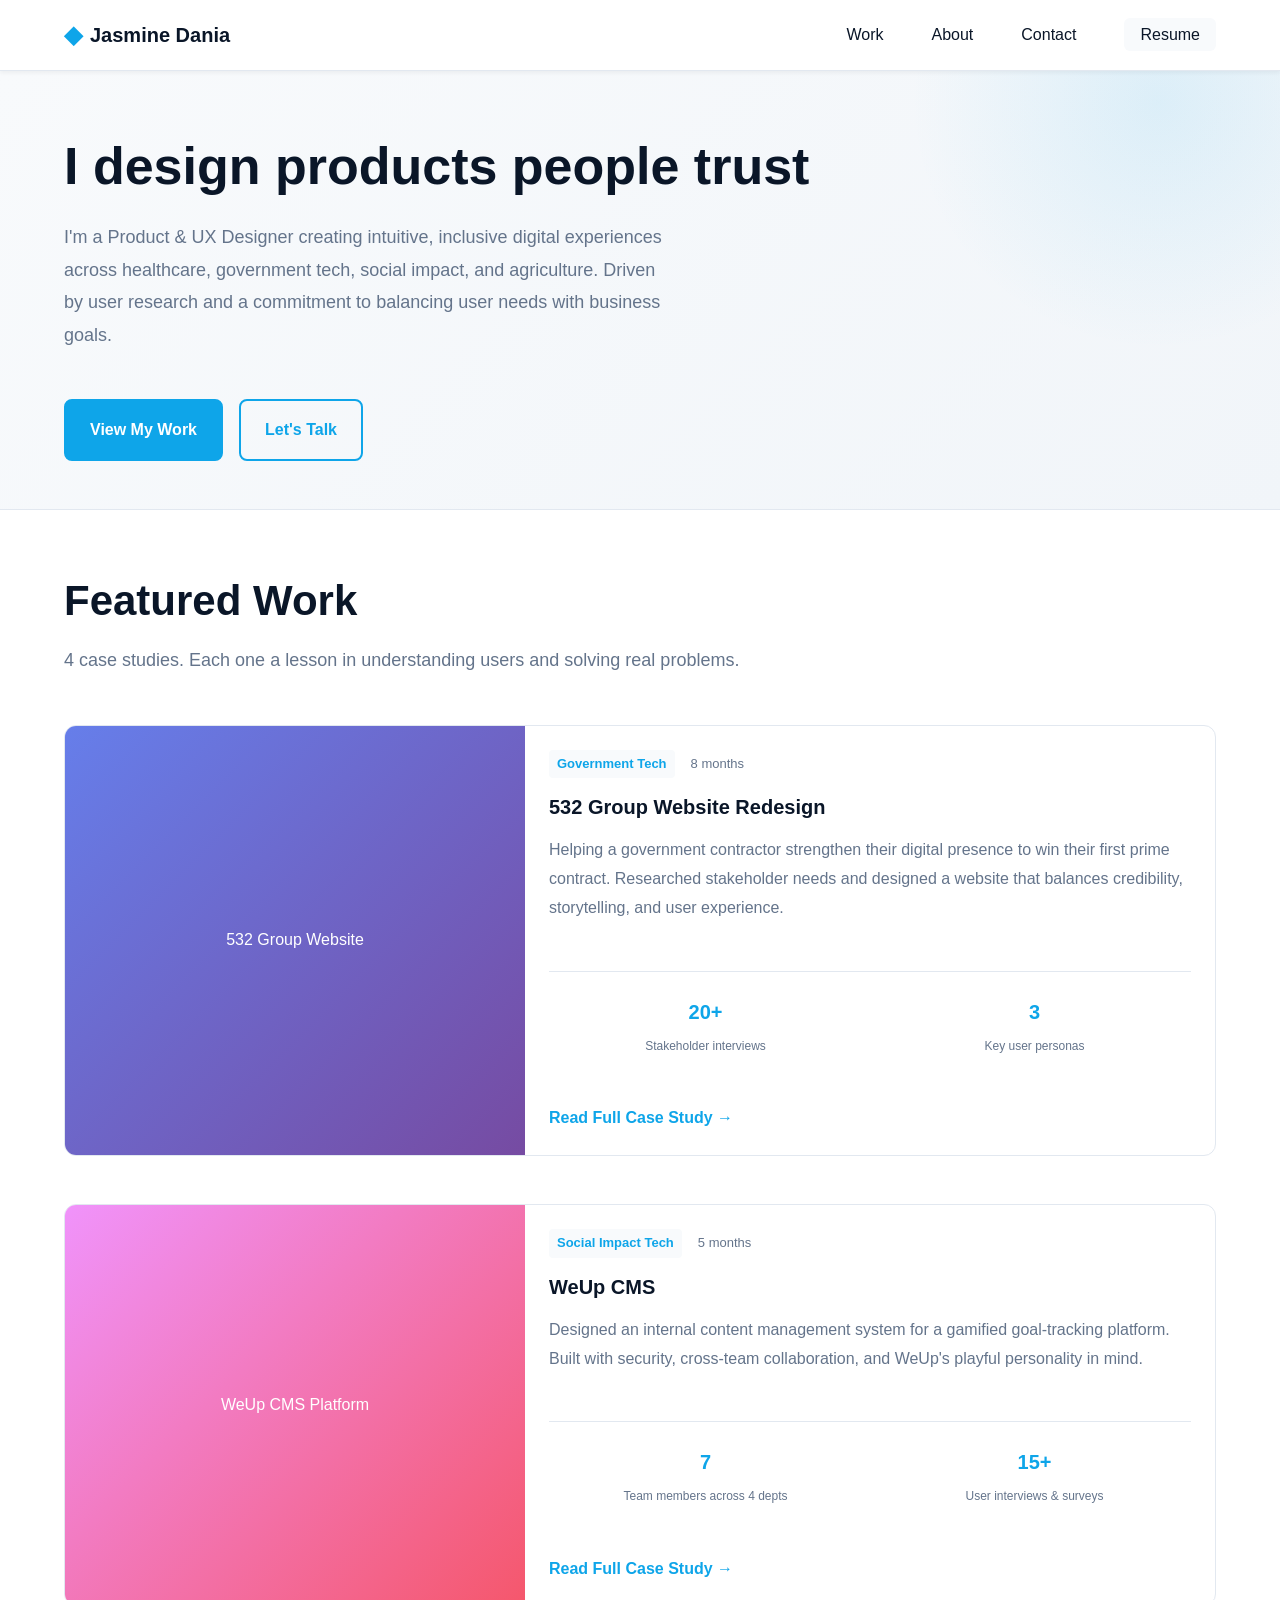
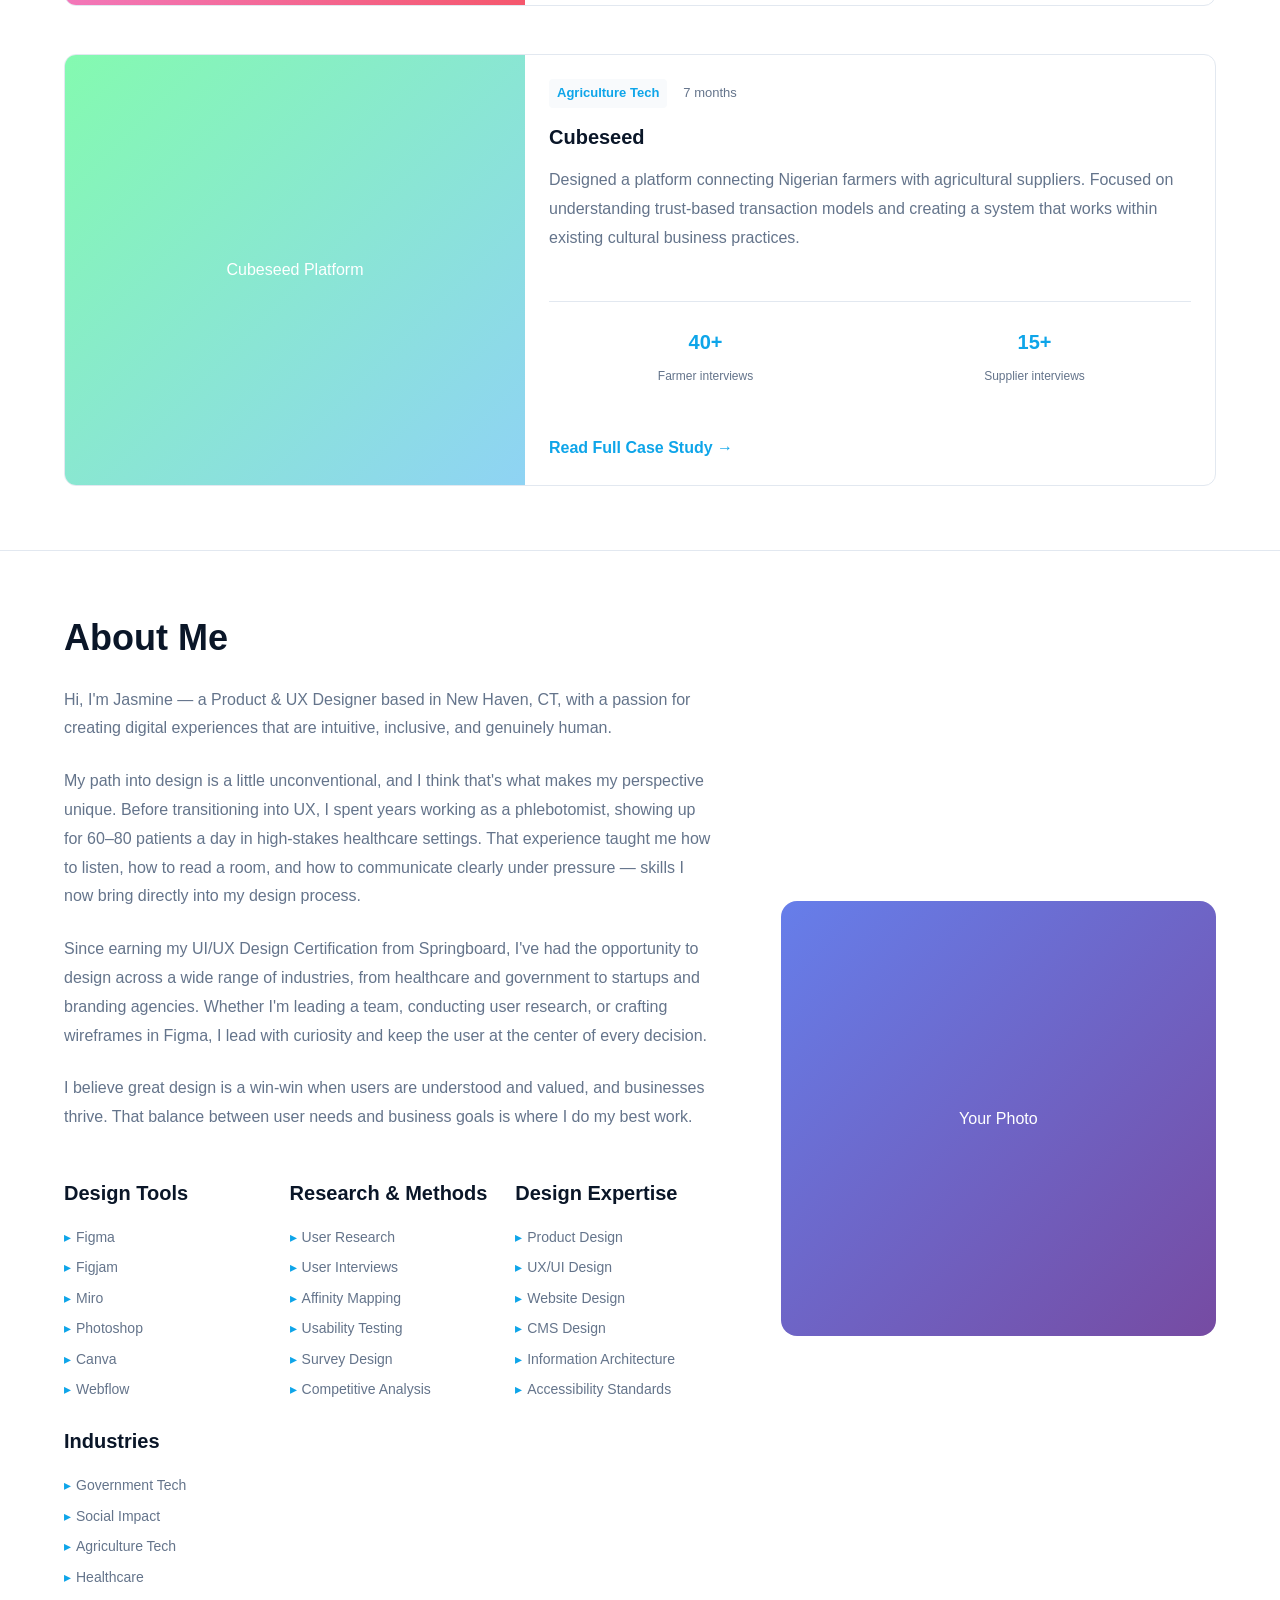
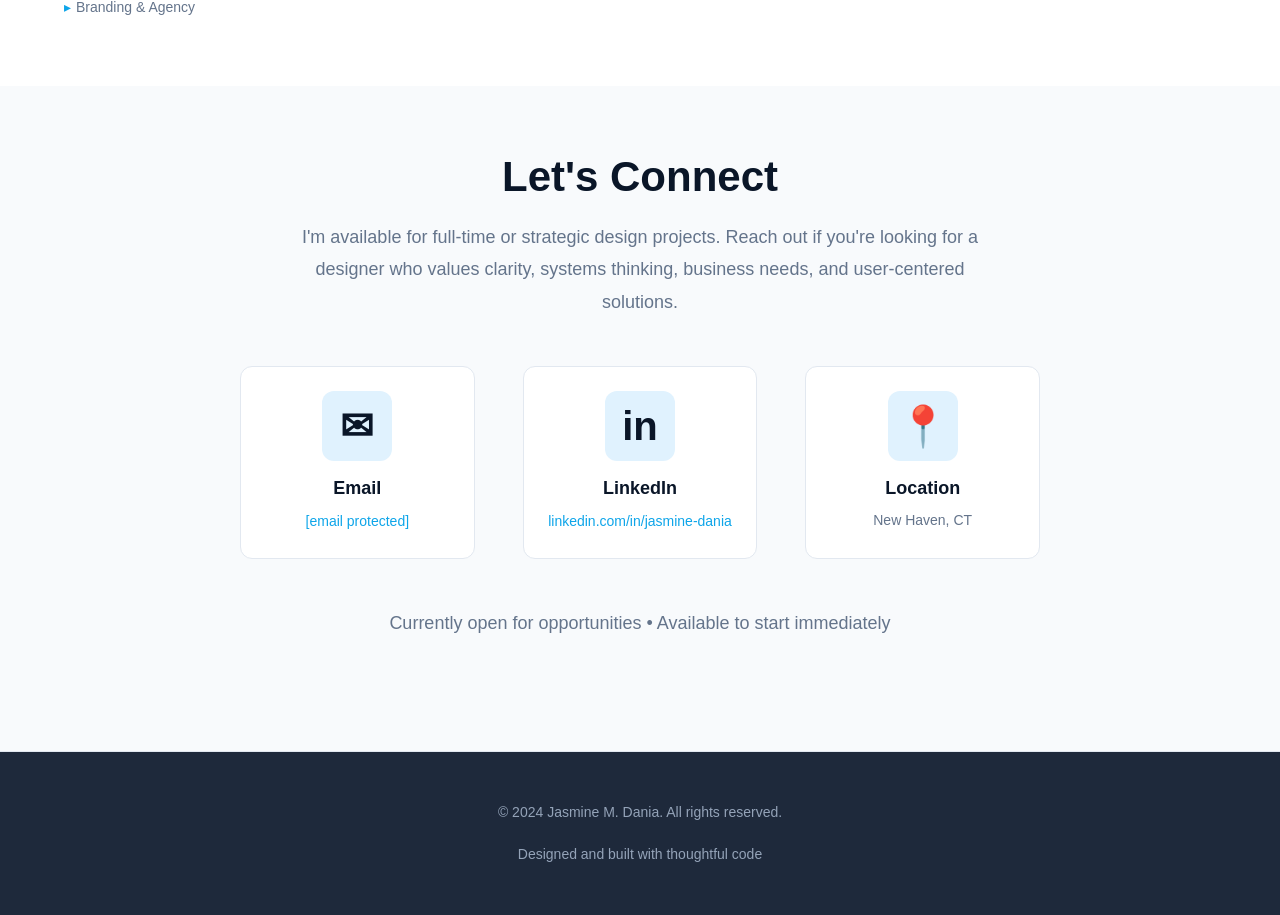
<file: index.html>
<!DOCTYPE html>
<html lang="en">
<head>
    <meta charset="UTF-8">
    <meta name="viewport" content="width=device-width, initial-scale=1.0">
    <meta name="description" content="Jasmine M. Dania - UX/Product Designer. Creating intuitive, inclusive digital experiences across healthcare, government tech, social impact, and agriculture.">
    <meta name="theme-color" content="#0a1628">
    <title>Jasmine M. Dania | UX/Product Designer</title>
    <link rel="stylesheet" href="styles.css">
</head>
<body>
    <!-- ============================================
         NAVIGATION BAR
         ============================================
         
         WHAT THIS DOES:
         The <nav> is semantic HTML that tells screen readers
         this is navigation. The sticky position keeps it
         visible as you scroll (better UX).
         
         The hamburger menu (<button class="menu-toggle">)
         appears on mobile and toggles the navigation open/close.
    -->
    <nav class="navbar">
        <div class="nav-container">
            <a href="/" class="nav-logo">
                <span class="logo-mark">◆</span> Jasmine Dania
            </a>
            
            <!-- Mobile menu toggle button -->
            <button class="menu-toggle" id="menuToggle" aria-label="Toggle navigation menu">
                <span></span>
                <span></span>
                <span></span>
            </button>

            <!-- Main navigation menu -->
            <ul class="nav-menu" id="navMenu">
                <li><a href="#work" class="nav-link">Work</a></li>
                <li><a href="#about" class="nav-link">About</a></li>
                <li><a href="#contact" class="nav-link">Contact</a></li>
                <li><a href="/resume.pdf" class="nav-link nav-resume">Resume</a></li>
            </ul>
        </div>
    </nav>

    <!-- ============================================
         HERO SECTION
         ============================================
         
         WHAT THIS DOES:
         The hero section is the first thing visitors see.
         It establishes your value proposition immediately
         with a clear headline and supporting text.
         
         WHY THIS WORKS:
         - Large heading (52px) draws attention (VISUAL HIERARCHY)
         - Supporting text explains what you do
         - Buttons with clear CTAs (Call To Action)
         - Gradient background adds visual interest without clutter
    -->
    <section class="hero" id="home">
        <div class="hero-content">
            <h1 class="hero-title">I design products people trust</h1>
            <p class="hero-subtitle">
                I'm a Product & UX Designer creating intuitive, inclusive digital experiences 
                across healthcare, government tech, social impact, and agriculture. 
                Driven by user research and a commitment to balancing user needs with business goals.
            </p>
            <div class="hero-cta">
                <a href="#work" class="btn btn-primary">View My Work</a>
                <a href="#contact" class="btn btn-secondary">Let's Talk</a>
            </div>
        </div>
        <!-- Decorative element for visual interest -->
        <div class="hero-accent"></div>
    </section>

    <!-- ============================================
         WORK SECTION: Featured Projects
         ============================================
         
         WHAT THIS DOES:
         This section showcases your 4 best projects
         in a responsive grid layout.
         
         WHY THIS STRUCTURE:
         - Each project is an <article> (semantic HTML)
         - Images, meta info, and description are grouped
         - Clicking "Read Case Study" opens a modal with details
         - Grid is responsive: 3 cols on desktop, 2 on tablet, 1 on mobile
    -->
    <section class="work-section" id="work">
        <div class="container">
            <div class="section-header">
                <h2>Featured Work</h2>
                <p>4 case studies. Each one a lesson in understanding users and solving real problems.</p>
            </div>

            <!-- PROJECT GRID: Horizontal card layout - 3 Case Studies -->
            <div class="projects-grid">
                
                <!-- PROJECT 1: 532 Group Website Redesign -->
                <a href="case-study-532.html" class="project-card-link">
                    <article class="project-card" data-category="government-tech">
                        <div class="project-image">
                            <div class="image-placeholder" style="background: linear-gradient(135deg, #667eea 0%, #764ba2 100%);">
                                <span>532 Group Website</span>
                            </div>
                        </div>
                        <div class="project-content">
                            <div class="project-meta">
                                <span class="project-category">Government Tech</span>
                                <span class="project-duration">8 months</span>
                            </div>
                            <h3 class="project-title">532 Group Website Redesign</h3>
                            <p class="project-description">
                                Helping a government contractor strengthen their digital presence to win their first prime contract. 
                                Researched stakeholder needs and designed a website that balances credibility, storytelling, and user experience.
                            </p>
                            <div class="project-metrics">
                                <div class="metric">
                                    <strong>20+</strong>
                                    <span>Stakeholder interviews</span>
                                </div>
                                <div class="metric">
                                    <strong>3</strong>
                                    <span>Key user personas</span>
                                </div>
                            </div>
                            <span class="project-link">
                                Read Full Case Study →
                            </span>
                        </div>
                    </article>
                </a>

                <!-- PROJECT 2: WeUp CMS -->
                <a href="case-study-weup.html" class="project-card-link">
                    <article class="project-card" data-category="social-impact-tech">
                        <div class="project-image">
                            <div class="image-placeholder" style="background: linear-gradient(135deg, #f093fb 0%, #f5576c 100%);">
                                <span>WeUp CMS Platform</span>
                            </div>
                        </div>
                        <div class="project-content">
                            <div class="project-meta">
                                <span class="project-category">Social Impact Tech</span>
                                <span class="project-duration">5 months</span>
                            </div>
                            <h3 class="project-title">WeUp CMS</h3>
                            <p class="project-description">
                                Designed an internal content management system for a gamified goal-tracking platform. 
                                Built with security, cross-team collaboration, and WeUp's playful personality in mind.
                            </p>
                            <div class="project-metrics">
                                <div class="metric">
                                    <strong>7</strong>
                                    <span>Team members across 4 depts</span>
                                </div>
                                <div class="metric">
                                    <strong>15+</strong>
                                    <span>User interviews & surveys</span>
                                </div>
                            </div>
                            <span class="project-link">
                                Read Full Case Study →
                            </span>
                        </div>
                    </article>
                </a>

                <!-- PROJECT 3: Cubeseed -->
                <a href="case-study-cubeseed.html" class="project-card-link">
                    <article class="project-card" data-category="agriculture-tech">
                        <div class="project-image">
                            <div class="image-placeholder" style="background: linear-gradient(135deg, #84fab0 0%, #8fd3f4 100%);">
                                <span>Cubeseed Platform</span>
                            </div>
                        </div>
                        <div class="project-content">
                            <div class="project-meta">
                                <span class="project-category">Agriculture Tech</span>
                                <span class="project-duration">7 months</span>
                            </div>
                            <h3 class="project-title">Cubeseed</h3>
                            <p class="project-description">
                                Designed a platform connecting Nigerian farmers with agricultural suppliers. Focused on understanding 
                                trust-based transaction models and creating a system that works within existing cultural business practices.
                            </p>
                            <div class="project-metrics">
                                <div class="metric">
                                    <strong>40+</strong>
                                    <span>Farmer interviews</span>
                                </div>
                                <div class="metric">
                                    <strong>15+</strong>
                                    <span>Supplier interviews</span>
                                </div>
                            </div>
                            <span class="project-link">
                                Read Full Case Study →
                            </span>
                        </div>
                    </article>
                </a>

            </div>
        </div>
    </section>

    <!-- ============================================
         CASE STUDY MODALS
         ============================================
         
         WHAT THIS DOES:
         Each project has a detailed case study in a modal.
         Users click "Read Case Study" and a modal pops up
         with full details without leaving the page.
         
         WHY MODALS:
         - Keep user context (they don't go to a new page)
         - Can close with X button or ESC key
         - Works on all screen sizes
         - Feels professional and responsive
    -->

    <!-- CASE STUDY 1: 532 Group -->
    <div class="case-study-modal" id="case-study-532">
        <div class="modal-content">
            <button class="modal-close" aria-label="Close case study">×</button>
            
            <div class="case-study-header">
                <h2>532 Group Website Redesign</h2>
                <p class="case-study-meta">Government Tech • Nov 2023 - July 2024 • UX Designer, Visual Designer, Copywriter, Strategy</p>
            </div>

            <div class="case-study-body">
                
                <!-- THE PROBLEM -->
                <section class="case-section">
                    <h3>The Problem</h3>
                    <p>
                        532 Group is a digital solutions provider serving federal agencies like the Department of Veterans Affairs 
                        and Medicaid. While they were already delivering essential services—Digital Services, Data Science, Cybersecurity, 
                        and Operations Management—their digital presence fell short of communicating their brand identity and value.
                    </p>
                    <p>
                        The challenge was steep: they needed a website that could inspire confidence in prime contractors, strengthen 
                        relationships with government agencies, and attract top talent. To achieve their next major milestone—winning their 
                        first prime government contract—they needed a digital presence that reflected their scale and professionalism.
                    </p>
                </section>

                <!-- RESEARCH & INSIGHTS -->
                <section class="case-section">
                    <h3>Research & Insights</h3>
                    <p>
                        I conducted in-depth user research with three key stakeholder groups: prime contractors evaluating subcontractors, 
                        government agencies seeking digital solutions, and potential employees considering job opportunities.
                    </p>
                    <ul class="insights-list">
                        <li><strong>Government agencies</strong> wanted to see certifications, socioeconomic status, and contract vehicles prominently displayed above the fold—this information was critical for evaluating 532 Group's credibility and qualifications.</li>
                        <li><strong>Prime contractors</strong> expressed interest in testimonials and customer reviews to gauge the company's track record and expertise.</li>
                        <li><strong>Job seekers</strong> valued information on career growth opportunities, success stories of past projects, and a flexible work environment to assess cultural fit.</li>
                    </ul>
                </section>

                <!-- DESIGN SOLUTION -->
                <section class="case-section">
                    <h3>Design Solution</h3>
                    <p>
                        Armed with research insights, I worked closely with our visual designer and copywriter to craft low and high-fidelity 
                        wireframes that balanced modern, professional aesthetics with user-friendly functionality. The wireframes served as 
                        the blueprint for design iterations informed by client feedback.
                    </p>
                    <p>
                        The new structure prioritized user needs: government certifications and contract vehicles prominently featured, 
                        client testimonials building credibility, and a dedicated careers section highlighting growth opportunities and 
                        company culture.
                    </p>
                </section>

                <!-- BEFORE/AFTER -->
                <section class="case-section">
                    <h3>Before & After</h3>
                    <div class="media-gallery">
                        <div class="before-after">
                            <div class="before">
                                <h4>Before</h4>
                                <!-- PLACEHOLDER: Replace with before screenshot -->
                                <div class="placeholder-image" style="background: #f3f4f6;">
                                    Before: Original website with unclear messaging
                                </div>
                            </div>
                            <div class="after">
                                <h4>After</h4>
                                <!-- PLACEHOLDER: Replace with after screenshot -->
                                <div class="placeholder-image" style="background: #e0f2fe;">
                                    After: Redesigned website with clear value prop
                                </div>
                            </div>
                        </div>

                        <!-- PROTOTYPE/VIDEO: Add when ready -->
                        <div class="prototype-video">
                            <h4>Design Walkthrough</h4>
                            <div class="video-placeholder">
                                <p>Screenshots or prototype video coming soon</p>
                            </div>
                        </div>
                    </div>
                </section>

                <!-- LEARNINGS & REFLECTION -->
                <section class="case-section">
                    <h3>Key Learnings</h3>
                    <ul class="learnings-list">
                        <li><strong>User Advocacy is Critical, but Balance is Key:</strong> Our research showed users wanted government certifications and career growth information prioritized. The client chose a different direction. This taught me how to advocate for user needs while remaining flexible and responsive to business goals.</li>
                        <li><strong>Cross-Functional Collaboration:</strong> Working with a visual designer and copywriter reinforced that great design comes from diverse perspectives. Each team member brought unique insights that strengthened the final product.</li>
                        <li><strong>Adapting to Client Decisions:</strong> Even when final outcomes shift from original proposals, it's crucial to keep communication open and ensure the design process remains positive and productive.</li>
                    </ul>
                </section>

                <!-- LIVE LINKS -->
                <div class="case-actions">
                    <p style="color: var(--color-secondary); font-size: 14px;">Live link available upon request</p>
                </div>
            </div>
        </div>
    </div>

    <!-- CASE STUDY 2: WeUp CMS -->
    <div class="case-study-modal" id="case-study-weup">
        <div class="modal-content">
            <button class="modal-close" aria-label="Close case study">×</button>
            
            <div class="case-study-header">
                <h2>WeUp CMS</h2>
                <p class="case-study-meta">Social Impact Tech • 5 months • 7 UX/UI Designers</p>
            </div>

            <div class="case-study-body">
                
                <section class="case-section">
                    <h3>The Problem</h3>
                    <p>
                        At WeUp, people don't just set goals; they dare themselves to achieve them. The platform is rooted in social good, 
                        parody, and gamified accountability—helping individuals and organizations transform personal and ESG goals into 
                        real-world impact.
                    </p>
                    <p>
                        While the player-facing platform was vibrant and engaging, the internal staff lacked a streamlined, user-friendly 
                        system to manage growing operations and content. The challenge: design a Content Management System (CMS) that is 
                        both intuitive for first-time users and powerful enough to support multiple departments. And critically, it couldn't 
                        be just another admin dashboard—it needed to carry WeUp's bold, playful energy while remaining practical and secure.
                    </p>
                </section>

                <section class="case-section">
                    <h3>Research & Insights</h3>
                    <p>
                        I led the synthesis of survey and interview findings, organizing responses into an affinity map to identify patterns 
                        across departments.
                    </p>
                    <ul class="insights-list">
                        <li><strong>Collaboration was paramount:</strong> Teams emphasized seamless communication across departments. They wanted a CMS that didn't just store content but fostered cross-functional alignment.</li>
                        <li><strong>Cybersecurity concerns were universal:</strong> Beyond the cybersecurity team, all departments prioritized platform security, especially around content permissions and user roles.</li>
                        <li><strong>Simplicity was crucial:</strong> Employees wanted intuitive, minimal-training platforms. Many noted that current internal systems felt outdated or overly complex.</li>
                        <li><strong>Personality matters:</strong> In true WeUp fashion, employees expressed excitement about gamified and fun design elements. They wanted a tool reflecting the company's playful, purpose-driven energy.</li>
                    </ul>
                </section>

                <section class="case-section">
                    <h3>Design Solution</h3>
                    <p>
                        Grounded in employee workflows and research insights, I led the design of a custom internal CMS that transformed 
                        fragmented processes into a cohesive tool. Key features included:
                    </p>
                    <ul class="insights-list">
                        <li>Secure login experience aligned with cybersecurity best practices</li>
                        <li>Streamlined payment history interface for viewing transactions and downloading records</li>
                        <li>Cross-team visibility tools strengthening departmental communication</li>
                        <li>Playful, gamified design elements reflecting WeUp's brand identity</li>
                        <li>Role-based access control maintaining security protocols</li>
                    </ul>
                </section>

                <section class="case-section">
                    <h3>Before & After</h3>
                    <div class="media-gallery">
                        <div class="before-after">
                            <div class="before">
                                <h4>Before</h4>
                                <div class="placeholder-image" style="background: #f3f4f6;">
                                    Before: Fragmented internal systems
                                </div>
                            </div>
                            <div class="after">
                                <h4>After</h4>
                                <div class="placeholder-image" style="background: #fecaca;">
                                    After: Unified, playful CMS platform
                                </div>
                            </div>
                        </div>

                        <div class="prototype-video">
                            <h4>Prototype Walkthrough</h4>
                            <div class="video-placeholder">
                                <p>Figma prototype or walkthrough video coming soon</p>
                            </div>
                        </div>
                    </div>
                </section>

                <section class="case-section">
                    <h3>Key Learnings</h3>
                    <ul class="learnings-list">
                        <li><strong>Feedback Shapes Better Outcomes:</strong> Early and frequent feedback from stakeholders built trust and shaped solutions that actually worked for users.</li>
                        <li><strong>Deadline Pressure Teaches Prioritization:</strong> Under tight deadlines, I learned to stay composed, ruthlessly prioritize, and focus on progress over perfection.</li>
                        <li><strong>Real-World Design is Flexible:</strong> The design process rarely follows an idealized path. Being open to iteration and willing to pivot was key to moving projects forward successfully.</li>
                    </ul>
                </section>

                <div class="case-actions">
                    <p style="color: var(--color-secondary); font-size: 14px;">Live link available upon request</p>
                </div>
            </div>
        </div>
    </div>

    <!-- CASE STUDY 3: Culture Creativ -->
    <div class="case-study-modal" id="case-study-culture">
        <div class="modal-content">
            <button class="modal-close" aria-label="Close case study">×</button>
            
            <div class="case-study-header">
                <h2>Culture Creativ</h2>
                <p class="case-study-meta">Agency Website Redesign • 6 months • UX Designer, Visual Designer</p>
            </div>

            <div class="case-study-body">
                
                <section class="case-section">
                    <h3>The Problem</h3>
                    <p>
                        Culture Creativ had built a strong reputation through community activations and partnerships with athletes and entertainers. 
                        However, their digital presence did not reflect the depth of their work.
                    </p>
                    <p>
                        Two specific issues: Kelli Haywood's personal website no longer represented her evolving professional identity, and 
                        the Culture Creativ website was just a single landing page. This severely limited the agency's ability to communicate 
                        services, showcase past initiatives, and convert interested visitors into clients.
                    </p>
                    <p>
                        The challenge was to transform both websites into strategic digital platforms that could communicate the brand story, 
                        establish credibility, and support business growth.
                    </p>
                </section>

                <section class="case-section">
                    <h3>Research & Insights</h3>
                    <ul class="insights-list">
                        <li><strong>Services needed clarity:</strong> Visitors couldn't easily understand what Culture Creativ offered or how they helped clients launch initiatives.</li>
                        <li><strong>Storytelling was central:</strong> Community initiatives and athlete partnerships required proper space to showcase projects and impact.</li>
                        <li><strong>Brand cohesion mattered:</strong> Both websites needed to feel connected while serving different purposes: personal leadership and agency services.</li>
                    </ul>
                </section>

                <section class="case-section">
                    <h3>Design Solution</h3>
                    <p>
                        I restructured the information architecture to expand Culture Creativ from a single landing page into a five-page 
                        experience that clearly explains services, highlights past initiatives, and guides potential clients toward inquiry.
                    </p>
                    <p>
                        In parallel, Kelli Haywood's personal website was refreshed to reflect her evolving professional identity. The design 
                        balances expressive visual elements with professional tone, creating cohesion between founder and agency.
                    </p>
                </section>

                <section class="case-section">
                    <h3>Before & After</h3>
                    <div class="media-gallery">
                        <div class="before-after">
                            <div class="before">
                                <h4>Before</h4>
                                <div class="placeholder-image" style="background: #f3f4f6;">
                                    Before: Single-page landing
                                </div>
                            </div>
                            <div class="after">
                                <h4>After</h4>
                                <div class="placeholder-image" style="background: #ddd6fe;">
                                    After: Five-page platform with storytelling
                                </div>
                            </div>
                        </div>

                        <div class="prototype-video">
                            <h4>Design Walkthrough</h4>
                            <div class="video-placeholder">
                                <p>Website walkthrough coming soon</p>
                            </div>
                        </div>
                    </div>
                </section>

                <section class="case-section">
                    <h3>Key Learnings</h3>
                    <ul class="learnings-list">
                        <li><strong>Information Architecture Powers Storytelling:</strong> Clear IA and intuitive navigation helped communicate the agency's vision and connect with potential collaborators.</li>
                        <li><strong>Simplicity Builds Trust:</strong> By focusing on strong messaging and avoiding clutter, we created experiences where visitors could quickly understand and engage with the brand.</li>
                    </ul>
                </section>

                <div class="case-actions">
                    <a href="https://www.culturecreativ.com/" class="btn btn-primary" target="_blank">
                        View Live Website ↗
                    </a>
                </div>
            </div>
        </div>
    </div>

    <!-- CASE STUDY 4: Cubeseed -->
    <div class="case-study-modal" id="case-study-cubeseed">
        <div class="modal-content">
            <button class="modal-close" aria-label="Close case study">×</button>
            
            <div class="case-study-header">
                <h2>Cubeseed</h2>
                <p class="case-study-meta">Agriculture Technology • 7 months • 5 UX/UI Designers, 1 PM, 1 Developer</p>
            </div>

            <div class="case-study-body">
                
                <section class="case-section">
                    <h3>The Problem</h3>
                    <p>
                        Smallholder farmers in Nigeria often struggle to identify reliable suppliers for essential agricultural inputs—feed, 
                        seeds, equipment. Many transactions happen through informal networks or intermediaries, leading to inflated prices, 
                        low-quality products, or fraudulent suppliers.
                    </p>
                    <p>
                        At the same time, legitimate input producers face difficulty reaching new customers and presenting products credibly. 
                        Traditional e-commerce marketplaces rely on integrated payment systems, but many agricultural communities operate on 
                        trust-based workflows where payments occur after negotiation, delivery, or offline verification.
                    </p>
                    <p>
                        The challenge: design a platform enabling suppliers and farmers to connect, communicate, and coordinate transactions 
                        while respecting existing trust-based business practices.
                    </p>
                </section>

                <section class="case-section">
                    <h3>Research & Insights</h3>
                    <p>
                        Through extensive user research—40+ farmer interviews and 15+ supplier interviews—we discovered a critical insight: 
                        many agricultural transactions in Nigeria don't follow formal e-commerce models at all.
                    </p>
                    <ul class="insights-list">
                        <li><strong>Trust-based workflows are the norm:</strong> Farmers and suppliers rely heavily on relationship-driven transactions: requesting quotes, negotiating terms, confirming delivery, and settling payments offline.</li>
                        <li><strong>Formal e-commerce doesn't fit:</strong> Attempting to replicate traditional online marketplace models with integrated payments would misalign with how producers actually conduct business.</li>
                        <li><strong>Transparency and organization improve existing systems:</strong> Rather than replacing the trust model, we could enhance it by making supplier discovery and communication more structured and transparent.</li>
                    </ul>
                </section>

                <section class="case-section">
                    <h3>Design Solution</h3>
                    <p>
                        I designed the Input Producer Portal—a web-based platform allowing agricultural suppliers to showcase products, 
                        receive quote requests from farmers, and coordinate transactions through structured communication workflows.
                    </p>
                    <p>
                        Rather than functioning as a traditional e-commerce marketplace, the platform supports existing procurement by enabling producers to:
                    </p>
                    <ul class="insights-list">
                        <li>Create verified product listings with pricing and minimum order quantities</li>
                        <li>Receive quote requests from farmers</li>
                        <li>Send invoices or purchase orders</li>
                        <li>Coordinate delivery and confirm payment outside the platform</li>
                    </ul>
                    <p>
                        This approach maintains the trust-driven nature of agricultural transactions while introducing transparency and 
                        organization into the procurement process.
                    </p>
                </section>

                <section class="case-section">
                    <h3>Before & After</h3>
                    <div class="media-gallery">
                        <div class="before-after">
                            <div class="before">
                                <h4>Before</h4>
                                <div class="placeholder-image" style="background: #f3f4f6;">
                                    Before: Informal, fragmented supply networks
                                </div>
                            </div>
                            <div class="after">
                                <h4>After</h4>
                                <div class="placeholder-image" style="background: #bbf7d0;">
                                    After: Structured, trust-based marketplace
                                </div>
                            </div>
                        </div>

                        <div class="prototype-video">
                            <h4>Platform Walkthrough</h4>
                            <div class="video-placeholder">
                                <p>Prototype or platform walkthrough coming soon</p>
                            </div>
                        </div>
                    </div>
                </section>

                <section class="case-section">
                    <h3>Key Learnings</h3>
                    <ul class="learnings-list">
                        <li><strong>Competitive Analysis Matters:</strong> I would have spent more time identifying and analyzing additional competitors to strengthen strategic positioning.</li>
                        <li><strong>Refine Research Questions:</strong> I would have validated and iterated on user interview questions to ensure we were extracting the most actionable insights.</li>
                        <li><strong>Design for Trust, Not Just Features:</strong> This project deepened my understanding of designing for trust, building MVPs with clear focus, and making intentional trade-offs. Success meant understanding cultural context, not just user needs.</li>
                    </ul>
                </section>

                <div class="case-actions">
                    <p style="color: var(--color-secondary); font-size: 14px;">Live link available upon request</p>
                </div>
            </div>
        </div>
    </div>

    <!-- ============================================
         ABOUT SECTION
         ============================================
         
         WHAT THIS DOES:
         Tells your story, shows your personality,
         and builds connection with the hiring manager.
         
         WHY THIS STRUCTURE:
         - Bio on the left (text-heavy)
         - Image placeholder on the right (visual balance)
         - Skills organized by category below
         - Together it creates a "meet the designer" moment
    -->
    <section class="about-section" id="about">
        <div class="container">
            <div class="about-grid">
                <div class="about-content">
                    <h2>About Me</h2>
                    <p>
                        Hi, I'm Jasmine — a Product & UX Designer based in New Haven, CT, with a passion for creating digital 
                        experiences that are intuitive, inclusive, and genuinely human.
                    </p>
                    <p>
                        My path into design is a little unconventional, and I think that's what makes my perspective unique. Before 
                        transitioning into UX, I spent years working as a phlebotomist, showing up for 60–80 patients a day in high-stakes 
                        healthcare settings. That experience taught me how to listen, how to read a room, and how to communicate clearly 
                        under pressure — skills I now bring directly into my design process.
                    </p>
                    <p>
                        Since earning my UI/UX Design Certification from Springboard, I've had the opportunity to design across a wide 
                        range of industries, from healthcare and government to startups and branding agencies. Whether I'm leading a team, 
                        conducting user research, or crafting wireframes in Figma, I lead with curiosity and keep the user at the center 
                        of every decision.
                    </p>
                    <p>
                        I believe great design is a win-win when users are understood and valued, and businesses thrive. That balance 
                        between user needs and business goals is where I do my best work.
                    </p>

                    <!-- SKILLS SECTION: Organized by category -->
                    <div class="skills-grid">
                        <div class="skill-category">
                            <h4>Design Tools</h4>
                            <ul>
                                <li>Figma</li>
                                <li>Figjam</li>
                                <li>Miro</li>
                                <li>Photoshop</li>
                                <li>Canva</li>
                                <li>Webflow</li>
                            </ul>
                        </div>
                        <div class="skill-category">
                            <h4>Research & Methods</h4>
                            <ul>
                                <li>User Research</li>
                                <li>User Interviews</li>
                                <li>Affinity Mapping</li>
                                <li>Usability Testing</li>
                                <li>Survey Design</li>
                                <li>Competitive Analysis</li>
                            </ul>
                        </div>
                        <div class="skill-category">
                            <h4>Design Expertise</h4>
                            <ul>
                                <li>Product Design</li>
                                <li>UX/UI Design</li>
                                <li>Website Design</li>
                                <li>CMS Design</li>
                                <li>Information Architecture</li>
                                <li>Accessibility Standards</li>
                            </ul>
                        </div>
                        <div class="skill-category">
                            <h4>Industries</h4>
                            <ul>
                                <li>Government Tech</li>
                                <li>Social Impact</li>
                                <li>Agriculture Tech</li>
                                <li>Healthcare</li>
                                <li>Branding & Agency</li>
                            </ul>
                        </div>
                    </div>
                </div>

                <!-- ABOUT IMAGE: Placeholder for headshot -->
                <div class="about-image">
                    <!-- PLACEHOLDER: Replace with your headshot -->
                    <div class="image-placeholder" style="background: linear-gradient(135deg, #667eea 0%, #764ba2 100%); border-radius: 16px; aspect-ratio: 1;">
                        Your Photo
                    </div>
                </div>
            </div>
        </div>
    </section>

    <!-- ============================================
         CONTACT SECTION: Icon-Based Design
         ============================================
         
         WHAT THIS DOES:
         Icon-based contact methods matching Jasmine's design.
         Clean, professional, easy to navigate.
    -->
    <section class="contact-section" id="contact">
        <div class="container">
            <div class="contact-content">
                <h2>Let's Connect</h2>
                <p>I'm available for full-time or strategic design projects. Reach out if you're looking for a designer who values clarity, systems thinking, business needs, and user-centered solutions.</p>
                
                <!-- CONTACT METHODS: Icon-based grid -->
                <div class="contact-methods-grid">
                    <div class="contact-method">
                        <div class="contact-icon">✉</div>
                        <h4>Email</h4>
                        <a href="/cdn-cgi/l/email-protection#630902100e0a0d060e07020d0a0223040e020a0f4d000c0e"><span class="__cf_email__" data-cfemail="94fef5e7f9fdfaf1f9f0f5fafdf5d4f3f9f5fdf8baf7fbf9">[email&#160;protected]</span></a>
                    </div>
                    
                    <div class="contact-method">
                        <div class="contact-icon">in</div>
                        <h4>LinkedIn</h4>
                        <a href="https://www.linkedin.com/in/jasmine-dania/" target="_blank">linkedin.com/in/jasmine-dania</a>
                    </div>
                    
                    <div class="contact-method">
                        <div class="contact-icon">📍</div>
                        <h4>Location</h4>
                        <p>New Haven, CT</p>
                    </div>
                </div>

                <p class="contact-note">
                    Currently open for opportunities • Available to start immediately
                </p>
            </div>
        </div>
    </section>

    <!-- ============================================
         FOOTER
         ============================================
         
         WHAT THIS DOES:
         Provides navigation, additional links,
         and copyright information at the bottom.
    -->
    <footer class="footer">
        <div class="container">
            <p>&copy; 2024 Jasmine M. Dania. All rights reserved.</p>
            <p>Designed and built with thoughtful code</p>
        </div>
    </footer>

    <!-- ============================================
         MODAL OVERLAY
         ============================================
         
         WHAT THIS DOES:
         When a case study modal opens, this overlay
         darkens the background. Clicking it closes the modal.
         This provides visual feedback and helps focus
         attention on the modal content.
    -->
    <div class="modal-overlay" id="modalOverlay"></div>

    <!-- ============================================
         JAVASCRIPT
         ============================================
         
         The script.js file handles:
         - Mobile menu toggle
         - Case study modal open/close
         - Keyboard shortcuts (E
</file>
<file: styles.css>
/* ============================================
   JASMINE'S PORTFOLIO - DESIGN SYSTEM
   ============================================
   
   DESIGN PHILOSOPHY:
   Clean and easy to read with small elements of quirkiness.
   Colors that evoke clarity, creativity, and a bit of personality.
   
   This CSS is organized by section for easy navigation
   and includes comments explaining the "why" behind design decisions.
   
   ============================================ */

/* ============================================
   CSS VARIABLES: Design tokens
   ============================================
   
   WHAT THIS MEANS:
   CSS variables (custom properties) let you define
   colors, spacing, fonts ONCE and use them everywhere.
   
   WHY THIS MATTERS:
   - Change a color in one place, updates everywhere
   - Ensures consistency (no random color variations)
   - Makes updates fast and safe
   - Shows professional development practice
   
   USAGE EXAMPLE:
   Instead of typing #0a1628 ten times in your CSS,
   you type var(--color-primary) once, and it applies everywhere.
*/

:root {
    /* COLOR PALETTE: Clarity + Creativity + Personality */
    --color-primary: #0a1628;      /* Deep navy - primary text & structure */
    --color-accent: #0ea5e9;       /* Sky blue - buttons, links, highlights */
    --color-accent-dark: #0284c7;  /* Darker blue - hover states */
    --color-accent-light: #e0f2fe; /* Light blue - backgrounds, accents */
    --color-quirk: #a855f7;        /* Purple - personality touches */
    --color-secondary: #64748b;    /* Slate gray - secondary text */
    --color-light: #f8fafc;        /* Off-white - light backgrounds */
    --color-border: #e2e8f0;       /* Light gray - subtle borders */
    --color-success: #10b981;      /* Green - success states */
    
    /* TYPOGRAPHY: Clear hierarchy with personality */
    --font-family-display: 'Segoe UI', 'Trebuchet MS', sans-serif;
    --font-family-body: -apple-system, BlinkMacSystemFont, 'Segoe UI', 'Roboto', sans-serif;
    --font-size-base: 16px;
    --font-size-small: 14px;
    --font-size-large: 20px;
    
    /* SPACING: Consistent 8px base (professional standard) */
    --spacing-xs: 4px;
    --spacing-sm: 8px;
    --spacing-md: 16px;
    --spacing-lg: 24px;
    --spacing-xl: 32px;
    --spacing-2xl: 48px;
    --spacing-3xl: 64px;
    
    /* EFFECTS: Shadows and transitions create depth */
    --shadow-sm: 0 1px 2px rgba(0, 0, 0, 0.05);
    --shadow-md: 0 4px 6px rgba(0, 0, 0, 0.1);
    --shadow-lg: 0 10px 25px rgba(0, 0, 0, 0.15);
    --transition: all 0.3s cubic-bezier(0.4, 0, 0.2, 1);
    --transition-fast: all 0.15s ease;
    
    /* BREAKPOINTS: Mobile-first responsive design */
    --breakpoint-sm: 640px;
    --breakpoint-md: 768px;
    --breakpoint-lg: 1024px;
    --breakpoint-xl: 1280px;
}

/* ============================================
   GLOBAL STYLES
   ============================================
   
   WHAT THIS DOES:
   Sets baseline styles that apply to everything.
   Think of it as the "default" for the entire page.
*/

* {
    margin: 0;
    padding: 0;
    box-sizing: border-box;
    /* box-sizing: border-box means padding/borders 
       don't add extra width - more predictable layouts */
}

html {
    scroll-behavior: smooth;
    /* Smooth scrolling when clicking nav links - feels polished */
}

body {
    font-family: var(--font-family-body);
    font-size: var(--font-size-base);
    line-height: 1.6;
    /* line-height: 1.6 = readable, not cramped */
    color: var(--color-primary);
    background-color: #ffffff;
    overflow-x: hidden;
    /* overflow-x: hidden prevents horizontal scroll glitches */
}

/* ACCESSIBILITY: Clear focus states for keyboard users */
*:focus-visible {
    outline: 3px solid var(--color-accent);
    outline-offset: 2px;
}

/* ============================================
   TYPOGRAPHY
   ============================================
   
   VISUAL HIERARCHY:
   Larger = more important
   Our headings scale from large (h1) to small (h6)
   This guides the reader's eye to what matters most
*/

h1, h2, h3, h4, h5, h6 {
    font-family: var(--font-family-display);
    font-weight: 700;
    line-height: 1.3;
    /* tighter line-height for headings = more impact */
    margin-bottom: var(--spacing-md);
}

h1 { font-size: 48px; }
h2 { font-size: 36px; }
h3 { font-size: 28px; }
h4 { font-size: 20px; }
h5 { font-size: 18px; }
h6 { font-size: 16px; }

p {
    margin-bottom: var(--spacing-md);
    line-height: 1.8;
    /* looser line-height for paragraphs = more readable */
}

a {
    color: var(--color-accent);
    text-decoration: none;
    transition: var(--transition-fast);
    /* smooth color transition on hover */
}

a:hover {
    color: var(--color-accent-dark);
    text-decoration: underline;
}

code {
    background: var(--color-light);
    padding: 2px 6px;
    border-radius: 4px;
    font-family: 'Courier New', monospace;
    font-size: 14px;
}

/* ============================================
   LAYOUT UTILITIES
   ============================================
   
   WHAT THIS DOES:
   Helper classes used throughout the page
   to create consistent, centered layouts.
*/

.container {
    max-width: 1200px;
    margin: 0 auto;
    padding: 0 var(--spacing-lg);
    /* padding ensures content doesn't touch edges on mobile */
}

@media (max-width: var(--breakpoint-md)) {
    .container {
        padding: 0 var(--spacing-md);
        /* smaller padding on small screens */
    }
}

/* ============================================
   BUTTONS: FITTS'S LAW
   ============================================
   
   UX PRINCIPLE - FITTS'S LAW:
   The time to click something depends on:
   1. Distance to it (should be close to user)
   2. Size of it (should be large)
   
   OUR APPLICATION:
   - Buttons are minimum 44px tall (mobile friendly)
   - Primary buttons are 56px (important actions)
   - Large hit areas with padding
   - Clear hover/active states provide feedback
*/

.btn {
    display: inline-flex;
    align-items: center;
    justify-content: center;
    padding: var(--spacing-md) var(--spacing-lg);
    border: 2px solid transparent;
    border-radius: 8px;
    font-size: var(--font-size-base);
    font-weight: 600;
    text-align: center;
    cursor: pointer;
    transition: var(--transition);
    min-height: 44px;
    /* 44px is the minimum tap target size for accessibility */
    white-space: nowrap;
}

.btn:hover {
    transform: translateY(-2px);
    /* lift button up slightly - provides visual feedback */
    box-shadow: var(--shadow-md);
}

.btn:active {
    transform: translateY(0);
    /* return to normal state when pressed */
}

.btn-primary {
    background-color: var(--color-accent);
    color: white;
    border-color: var(--color-accent);
}

.btn-primary:hover {
    background-color: var(--color-accent-dark);
    border-color: var(--color-accent-dark);
}

.btn-secondary {
    background-color: transparent;
    color: var(--color-accent);
    border-color: var(--color-accent);
}

.btn-secondary:hover {
    background-color: var(--color-accent);
    color: white;
}

/* ============================================
   NAVIGATION: HICK'S LAW
   ============================================
   
   UX PRINCIPLE - HICK'S LAW:
   Decision time increases with options.
   
   OUR APPLICATION:
   - Only 4 navigation items (not overwhelming)
   - Sticky positioning (always accessible)
   - Clear hover states show interactivity
   - Mobile menu for small screens (avoids clutter)
*/

.navbar {
    position: sticky;
    top: 0;
    z-index: 100;
    background: white;
    border-bottom: 1px solid var(--color-border);
    box-shadow: 0 2px 4px rgba(0, 0, 0, 0.05);
    transition: var(--transition);
}

.nav-container {
    max-width: 1200px;
    margin: 0 auto;
    padding: 0 var(--spacing-lg);
    display: flex;
    justify-content: space-between;
    align-items: center;
    height: 70px;
}

.nav-logo {
    font-size: 20px;
    font-weight: 700;
    color: var(--color-primary);
    display: flex;
    align-items: center;
    gap: var(--spacing-sm);
}

.logo-mark {
    color: var(--color-accent);
    font-size: 24px;
}

.nav-menu {
    display: flex;
    list-style: none;
    gap: var(--spacing-2xl);
    align-items: center;
}

/* UNDERLINE ANIMATION: Small quirky touch */
.nav-link {
    color: var(--color-primary);
    font-weight: 500;
    position: relative;
    padding-bottom: 4px;
}

.nav-link::after {
    content: '';
    position: absolute;
    bottom: 0;
    left: 0;
    width: 0;
    height: 2px;
    background: var(--color-accent);
    transition: width 0.3s ease;
    /* width animates from 0 to 100% on hover */
}

.nav-link:hover::after {
    width: 100%;
    /* small quirky touch - underline slides in */
}

.nav-resume {
    background: var(--color-light);
    padding: var(--spacing-sm) var(--spacing-md);
    border-radius: 6px;
}

.nav-resume:hover::after {
    display: none;
    /* resume button doesn't have animated underline */
}

/* MOBILE MENU: Hamburger menu for small screens */
.menu-toggle {
    display: none;
    flex-direction: column;
    background: none;
    border: none;
    cursor: pointer;
    gap: 6px;
}

.menu-toggle span {
    width: 25px;
    height: 3px;
    background: var(--color-primary);
    border-radius: 2px;
    transition: var(--transition);
}

/* ANIMATED HAMBURGER: 3 lines transform to X */
.menu-toggle.active span:nth-child(1) {
    transform: rotate(45deg) translateY(10px);
}

.menu-toggle.active span:nth-child(2) {
    opacity: 0;
}

.menu-toggle.active span:nth-child(3) {
    transform: rotate(-45deg) translateY(-10px);
}

@media (max-width: var(--breakpoint-md)) {
    .menu-toggle {
        display: flex;
    }

    .nav-menu {
        position: absolute;
        top: 70px;
        left: 0;
        width: 100%;
        flex-direction: column;
        gap: var(--spacing-md);
        padding: var(--spacing-lg);
        background: white;
        border-bottom: 1px solid var(--color-border);
        max-height: 0;
        overflow: hidden;
        transition: max-height 0.3s ease;
    }

    .nav-menu.active {
        max-height: 500px;
        /* expands when active */
    }

    .nav-menu li {
        width: 100%;
    }

    .nav-link {
        display: block;
    }
}

/* ============================================
   HERO SECTION
   ============================================
   
   WHAT THIS DOES:
   First impression - establishes your value proposition
   and invites the user to explore.
   
   WHY THIS WORKS:
   - Large headline (52px) is hard to miss
   - Gradient background adds visual interest
   - Clear CTA buttons guide next action
   - Enough space (padding) doesn't feel cramped
*/

.hero {
    padding: var(--spacing-3xl) var(--spacing-lg) var(--spacing-2xl);
    background: linear-gradient(135deg, #f8fafc 0%, #f1f5f9 100%);
    position: relative;
    overflow: hidden;
}

/* Decorative background element */
.hero::before {
    content: '';
    position: absolute;
    top: -50%;
    right: -10%;
    width: 500px;
    height: 500px;
    background: radial-gradient(circle, rgba(14, 165, 233, 0.1) 0%, transparent 70%);
    border-radius: 50%;
    pointer-events: none;
    /* pointer-events: none means you can click through it */
}

.hero-content {
    max-width: 1200px;
    margin: 0 auto;
    padding: 0 var(--spacing-lg);
    position: relative;
    z-index: 2;
    /* z-index: 2 puts text ABOVE the decorative element */
}

.hero-title {
    font-size: 52px;
    font-weight: 700;
    line-height: 1.2;
    margin-bottom: var(--spacing-lg);
    color: var(--color-primary);
}

.hero-subtitle {
    font-size: 18px;
    color: var(--color-secondary);
    max-width: 600px;
    margin-bottom: var(--spacing-2xl);
    line-height: 1.8;
}

.hero-cta {
    display: flex;
    gap: var(--spacing-md);
    flex-wrap: wrap;
}

@media (max-width: var(--breakpoint-md)) {
    .hero-title {
        font-size: 36px;
    }

    .hero-subtitle {
        font-size: 16px;
    }

    .hero-cta {
        flex-direction: column;
    }

    .hero-cta .btn {
        width: 100%;
    }
}

/* ============================================
   SECTION STRUCTURE
   ============================================
   
   WHAT THIS DOES:
   Creates consistent spacing and styling
   for all major sections of the page.
*/

section {
    padding: var(--spacing-3xl) 0;
}

.section-header {
    margin-bottom: var(--spacing-2xl);
}

.section-header h2 {
    font-size: 42px;
    margin-bottom: var(--spacing-md);
    color: var(--color-primary);
}

.section-header p {
    font-size: 18px;
    color: var(--color-secondary);
}

/* ============================================
   PROJECTS SECTION: GESTALT PRINCIPLES
   ============================================
   
   UX PRINCIPLE - GESTALT:
   Users perceive grouped elements as a whole.
   
   HOW WE APPLY IT:
   - Proximity: Project cards are close together
   - Similarity: All cards have same styling
   - Continuity: Grid flows naturally
   - This makes the section feel organized, not chaotic
*/

.work-section {
    background: white;
    border-top: 1px solid var(--color-border);
}

/* RESPONSIVE GRID: Changed to vertical stack layout for horizontal cards */
.projects-grid {
    display: grid;
    grid-template-columns: 1fr;
    /* Each card takes full width since they're horizontal */
    gap: var(--spacing-2xl);
    margin-top: var(--spacing-2xl);
}

/* ============================================
   PROJECT CARD LINK: Make entire card clickable
   ============================================
   
   WHAT THIS DOES:
   The card is now wrapped in an <a> tag,
   so clicking anywhere on it navigates to case study page.
*/

.project-card-link {
    text-decoration: none;
    color: inherit;
    display: block;
    /* display: block makes link take full width */
}

.project-card {
    background: white;
    border: 1px solid var(--color-border);
    border-radius: 12px;
    overflow: hidden;
    transition: var(--transition);
    display: flex;
    flex-direction: row;
    /* HORIZONTAL LAYOUT: Image on left, content on right */
    min-height: 300px;
    cursor: pointer;
    /* cursor shows it's clickable */
}

/* INTERACTION FEEDBACK: Card responds to hover */
.project-card:hover {
    border-color: var(--color-accent);
    box-shadow: var(--shadow-lg);
    transform: translateY(-4px);
    /* lifts card up - shows it's interactive */
}

.project-image {
    overflow: hidden;
    height: auto;
    width: 40%;
    /* Image takes 40% of card width */
    min-width: 300px;
    flex-shrink: 0;
    /* flex-shrink: 0 prevents image from shrinking */
}

.image-placeholder {
    width: 100%;
    height: 100%;
    display: flex;
    align-items: center;
    justify-content: center;
    color: white;
    font-weight: 500;
    transition: transform 0.3s ease;
}

.project-card:hover .image-placeholder {
    transform: scale(1.05);
    /* small zoom on hover - quirky interaction touch */
}

.project-content {
    padding: var(--spacing-lg);
    flex-grow: 1;
    /* flex-grow: 1 makes content expand to fill remaining space */
    display: flex;
    flex-direction: column;
    justify-content: space-between;
    /* Space content vertically */
}

.project-meta {
    display: flex;
    gap: var(--spacing-md);
    margin-bottom: var(--spacing-md);
    font-size: 13px;
}

.project-category {
    background: var(--color-light);
    color: var(--color-accent);
    padding: 4px 8px;
    border-radius: 4px;
    font-weight: 600;
    /* small category badge for context */
}

.project-duration {
    color: var(--color-secondary);
    font-size: 13px;
    align-self: center;
}

.project-title {
    font-size: 20px;
    margin-bottom: var(--spacing-md);
}

.project-description {
    color: var(--color-secondary);
    margin-bottom: var(--spacing-lg);
    flex-grow: 1;
    /* grows to fill available space */
}

/* METRICS: Show impact at a glance */
.project-metrics {
    display: grid;
    grid-template-columns: 1fr 1fr;
    gap: var(--spacing-md);
    margin: var(--spacing-lg) 0;
    padding: var(--spacing-lg) 0;
    border-top: 1px solid var(--color-border);
    border-bottom: none;
    /* Remove bottom border for horizontal layout */
}

.metric {
    text-align: center;
}

.metric strong {
    display: block;
    font-size: 20px;
    color: var(--color-accent);
    /* bright color draws attention to numbers */
    margin-bottom: 4px;
}

.metric span {
    font-size: 12px;
    color: var(--color-secondary);
}

/* LINK TO CASE STUDY: Clear call to action */
.project-link {
    color: var(--color-accent);
    font-weight: 600;
    display: inline-flex;
    align-items: center;
    gap: 4px;
    transition: var(--transition-fast);
}

.project-link:hover {
    gap: 8px;
    /* arrow slides right on hover - quirky interaction */
}

/* ============================================
   CASE STUDY MODALS
   ============================================
   
   WHAT THIS DOES:
   Shows detailed project information in a popup
   without leaving the page.
   
   WHY MODALS:
   - Keep user context (don't navigate away)
   - Can close with X, ESC, or clicking outside
   - Works on all screen sizes
   - Feels interactive and responsive
*/

.case-study-modal {
    display: none;
    position: fixed;
    top: 0;
    left: 0;
    width: 100%;
    height: 100vh;
    z-index: 1000;
    overflow-y: auto;
    padding: var(--spacing-lg);
}

.case-study-modal.active {
    display: flex;
    align-items: flex-start;
    justify-content: center;
}

.modal-content {
    background: white;
    border-radius: 12px;
    max-width: 900px;
    width: 100%;
    margin: var(--spacing-2xl) 0;
    position: relative;
    box-shadow: var(--shadow-lg);
}

.modal-close {
    position: absolute;
    top: var(--spacing-lg);
    right: var(--spacing-lg);
    width: 40px;
    height: 40px;
    background: var(--color-light);
    border: none;
    border-radius: 50%;
    font-size: 28px;
    cursor: pointer;
    color: var(--color-primary);
    transition: var(--transition-fast);
    z-index: 10;
    display: flex;
    align-items: center;
    justify-content: center;
}

.modal-close:hover {
    background: var(--color-accent);
    color: white;
}

.case-study-header {
    padding: var(--spacing-2xl) var(--spacing-2xl) 0;
    border-bottom: 2px solid var(--color-border);
}

.case-study-header h2 {
    margin-bottom: var(--spacing-md);
}

.case-study-meta {
    color: var(--color-secondary);
    font-size: 14px;
    margin-bottom: var(--spacing-2xl);
}

.case-study-body {
    padding: var(--spacing-2xl);
}

.case-section {
    margin-bottom: var(--spacing-2xl);
}

.case-section h3 {
    margin-bottom: var(--spacing-lg);
    color: var(--color-primary);
}

.case-section p {
    color: var(--color-secondary);
    line-height: 1.8;
    margin-bottom: var(--spacing-md);
}

/* INSIGHT BOXES: Make key findings stand out */
.insights-list,
.learnings-list {
    list-style: none;
    margin-top: var(--spacing-lg);
}

.insights-list li,
.learnings-list li {
    padding: var(--spacing-md);
    margin-bottom: var(--spacing-md);
    background: var(--color-light);
    border-left: 4px solid var(--color-accent);
    /* left border accent - quirky visual touch */
    border-radius: 4px;
}

/* MEDIA GALLERY: Before/after and videos */
.media-gallery {
    margin: var(--spacing-lg) 0;
}

.before-after {
    display: grid;
    grid-template-columns: 1fr 1fr;
    gap: var(--spacing-lg);
    margin-bottom: var(--spacing-lg);
}

.before, .after {
    display: flex;
    flex-direction: column;
    gap: var(--spacing-md);
}

.before h4, .after h4 {
    font-size: 16px;
}

.placeholder-image {
    min-height: 300px;
    display: flex;
    align-items: center;
    justify-content: center;
    border-radius: 8px;
    font-weight: 500;
    color: var(--color-secondary);
}

.video-placeholder {
    background: var(--color-light);
    padding: var(--spacing-2xl);
    border-radius: 8px;
    text-align: center;
}

.video-placeholder code {
    background: white;
    padding: var(--spacing-md);
    border-radius: 4px;
    display: block;
    margin-top: var(--spacing-md);
    font-size: 12px;
    overflow-x: auto;
}

/* RESULTS GRID: Quantifiable impact */
.results-grid {
    display: grid;
    grid-template-columns: repeat(auto-fit, minmax(150px, 1fr));
    gap: var(--spacing-lg);
    margin: var(--spacing-lg) 0;
}

.result {
    background: var(--color-light);
    padding: var(--spacing-lg);
    border-radius: 8px;
    text-align: center;
}

.result strong {
    display: block;
    font-size: 24px;
    color: var(--color-success);
    /* green shows positive results */
    margin-bottom: 4px;
}

.result span {
    color: var(--color-secondary);
    font-size: 14px;
}

.case-actions {
    display: flex;
    gap: var(--spacing-md);
    padding-top: var(--spacing-2xl);
    border-top: 1px solid var(--color-border);
    flex-wrap: wrap;
}

/* ============================================
   MODAL OVERLAY: Dimming effect
   ============================================
   
   WHAT THIS DOES:
   Darkens the background when modal is open.
   Clicking it closes the modal.
*/

.modal-overlay {
    display: none;
    position: fixed;
    top: 0;
    left: 0;
    width: 100%;
    height: 100vh;
    background: rgba(0, 0, 0, 0.5);
    z-index: 999;
    backdrop-filter: blur(2px);
    /* backdrop-filter: blur creates a frosted glass effect */
}

.modal-overlay.active {
    display: block;
}

/* ============================================
   ABOUT SECTION: Build Connection
   ============================================
   
   WHAT THIS DOES:
   Tells your story, shows personality,
   builds trust with hiring managers.
   
   WHY THIS STRUCTURE:
   - Bio on left (text-heavy content)
   - Image on right (visual balance)
   - Skills below (organized by category)
*/

.about-section {
    background: white;
    border-top: 1px solid var(--color-border);
}

.about-grid {
    display: grid;
    grid-template-columns: 1.5fr 1fr;
    gap: var(--spacing-3xl);
    align-items: center;
}

.about-content h2 {
    margin-bottom: var(--spacing-lg);
}

.about-content p {
    color: var(--color-secondary);
    margin-bottom: var(--spacing-lg);
}

/* SKILLS: Organized by category */
.skills-grid {
    display: grid;
    grid-template-columns: repeat(auto-fit, minmax(150px, 1fr));
    gap: var(--spacing-lg);
    margin-top: var(--spacing-2xl);
}

.skill-category h4 {
    margin-bottom: var(--spacing-md);
    color: var(--color-primary);
}

.skill-category ul {
    list-style: none;
}

.skill-category li {
    padding: 4px 0;
    color: var(--color-secondary);
    font-size: 14px;
    position: relative;
    padding-left: 12px;
}

.skill-category li::before {
    content: '▸';
    position: absolute;
    left: 0;
    color: var(--color-accent);
    /* small quirky accent bullets */
}

.about-image {
    width: 100%;
}

@media (max-width: var(--breakpoint-md)) {
    .about-grid {
        grid-template-columns: 1fr;
    }

    .about-image {
        order: -1;
        /* order: -1 moves image to top on mobile */
    }
}

/* ============================================
   CONTACT SECTION: Icon-Based Design
   ============================================
   
   WHAT THIS DOES:
   Icon-based contact layout for clean presentation.
   Makes all contact methods immediately visible.
*/

.contact-section {
    background: #f8fafc;
    color: var(--color-primary);
    padding: var(--spacing-3xl) 0;
}

.contact-content {
    text-align: center;
}

.contact-content h2 {
    color: var(--color-primary);
    margin-bottom: var(--spacing-md);
    font-size: 42px;
}

.contact-content p {
    color: var(--color-secondary);
    max-width: 700px;
    margin: 0 auto var(--spacing-2xl);
    font-size: 18px;
    line-height: 1.8;
}

/* ICON-BASED CONTACT GRID */
.contact-methods-grid {
    display: grid;
    grid-template-columns: repeat(auto-fit, minmax(200px, 1fr));
    gap: var(--spacing-2xl);
    margin: var(--spacing-2xl) 0;
    max-width: 800px;
    margin-left: auto;
    margin-right: auto;
}

.contact-method {
    background: white;
    padding: var(--spacing-lg);
    border-radius: 12px;
    border: 1px solid var(--color-border);
    transition: var(--transition);
}

.contact-method:hover {
    border-color: var(--color-accent);
    box-shadow: var(--shadow-md);
    transform: translateY(-4px);
}

/* CONTACT ICONS: Large and prominent */
.contact-icon {
    font-size: 40px;
    margin-bottom: var(--spacing-md);
    display: block;
    background: var(--color-accent-light);
    width: 70px;
    height: 70px;
    border-radius: 12px;
    display: flex;
    align-items: center;
    justify-content: center;
    margin-left: auto;
    margin-right: auto;
    color: var(--color-primary);
    font-weight: bold;
}

.contact-method h4 {
    font-size: 18px;
    margin-bottom: var(--spacing-sm);
    color: var(--color-primary);
}

.contact-method a,
.contact-method p {
    color: var(--color-accent);
    font-size: 14px;
}

.contact-method a {
    font-weight: 500;
    text-decoration: none;
}

.contact-method a:hover {
    text-decoration: underline;
}

.contact-method p {
    color: var(--color-secondary);
    margin: 0;
}

.contact-note {
    font-size: 14px;
    color: var(--color-secondary);
    margin-top: var(--spacing-2xl);
}

@media (max-width: var(--breakpoint-md)) {
    .contact-methods {
        flex-direction: column;
    }

    .contact-methods .btn {
        width: 100%;
    }
}

/* ============================================
   FOOTER
   ============================================
   
   WHAT THIS DOES:
   Provides copyright info and navigation at bottom.
*/

.footer {
    background: #1e293b;
    color: #94a3b8;
    padding: var(--spacing-2xl) 0;
    text-align: center;
    border-top: 1px solid var(--color-border);
}

.footer p {
    margin-bottom: var(--spacing-md);
    font-size: 14px;
}

.footer p:last-child {
    margin-bottom: 0;
}

/* ============================================
   RESPONSIVE DESIGN: Mobile-first approach
   ============================================
   
   WHAT THIS DOES:
   Makes the site look good on all screen sizes.
   
   MOBILE FIRST APPROACH:
   1. Design for mobile (smallest screen)
   2. Add media queries for larger screens
   3. This ensures good experience everywhere
*/

@media (max-width: var(--breakpoint-md)) {
    h1 { font-size: 32px; }
    h2 { font-size: 28px; }
    h3 { font-size: 22px; }

    section {
        padding: var(--spacing-2xl) 0;
    }

    /* STACK CARDS VERTICALLY ON MOBILE */
    .project-card {
        flex-direction: column;
        /* Switch back to vertical on mobile */
        min-height: auto;
    }

    .project-image {
        width: 100%;
        /* Image takes full width on mobile */
        min-width: unset;
        height: 250px;
        /* Fixed height for mobile images */
    }

    .before-after {
        grid-template-columns: 1fr;
    }
}

@media (max-width: var(--breakpoint-sm)) {
    :root {
        --font-size-base: 15px;
        --spacing-lg: 16px;
        --spacing-xl: 24px;
        --spacing-2xl: 32px;
    }

    h1 { font-size: 28px; }
    h2 { font-size: 24px; }

    .container {
        padding: 0 var(--spacing-md);
    }
}

/* ============================================
   ANIMATIONS: Subtle entrance effects
   ============================================
   
   WHAT THIS DOES:
   Cards fade in when the page loads.
   Provides visual feedback and feels polished.
   
   HOW IT WORKS:
   - @keyframes fadeIn defines the animation
   - .project-card applies it with staggered timing
   - animation-delay creates a cascading effect
*/

@keyframes fadeIn {
    from {
        opacity: 0;
        transform: translateY(20px);
    }
    to {
        opacity: 1;
        transform: translateY(0);
    }
}

.project-card {
    animation: fadeIn 0.6s ease-out forwards;
}

/* STAGGER EFFECT: Cards appear one by one (3 cards) */
.project-card:nth-child(1) { animation-delay: 0.1s; }
.project-card:nth-child(2) { animation-delay: 0.2s; }
.project-card:nth-child(3) { animation-delay: 0.3s; }

/* ============================================
   CASE STUDY PAGES: Hero + Full Content Layout
   ============================================
   
   WHAT THIS DOES:
   Styles for dedicated case study pages.
   - Hero showcase image at top
   - Full-width content below
   - Easy to read and maintain
*/

.case-study-hero {
    width: 100%;
    background: #f8fafc;
    padding: var(--spacing-3xl) 0;
}

.hero-showcase {
    max-width: 1200px;
    margin: 0 auto;
    padding: 0 var(--spacing-lg);
}

.showcase-placeholder {
    width: 100%;
    height: 500px;
    border-radius: 12px;
    display: flex;
    align-items: center;
    justify-content: center;
    color: white;
    font-size: 28px;
    font-weight: 600;
    box-shadow: var(--shadow-lg);
}

.case-study-page {
    padding: var(--spacing-3xl) 0;
}

.case-study-page-header {
    margin-bottom: var(--spacing-3xl);
    padding-bottom: var(--spacing-2xl);
    border-bottom: 1px solid var(--color-border);
}

.case-study-page-header h1 {
    font-size: 48px;
    color: var(--color-primary);
    margin-bottom: var(--spacing-md);
}

.case-study-page-meta {
    color: var(--color-secondary);
    font-size: 16px;
    margin-bottom: var(--spacing-lg);
}

.back-link {
    color: var(--color-accent);
    text-decoration: none;
    font-weight: 500;
    display: inline-block;
    margin-top: var(--spacing-md);
    transition: var(--transition);
}

.back-link:hover {
    transform: translateX(-4px);
}

.case-study-page-body {
    max-width: 800px;
}

.case-section {
    margin-bottom: var(--spacing-3xl);
}

.case-section h2 {
    font-size: 32px;
    color: var(--color-primary);
    margin-bottom: var(--spacing-lg);
}

.case-section p {
    color: var(--color-secondary);
    line-height: 1.8;
    margin-bottom: var(--spacing-lg);
    font-size: 16px;
}

.insights-list,
.learnings-list {
    list-style: none;
    padding: 0;
    margin: 0;
}

.insights-list li,
.learnings-list li {
    color: var(--color-secondary);
    margin-bottom: var(--spacing-md);
    line-height: 1.8;
    padding-left: 0;
}

.insights-list li strong,
.learnings-list li strong {
    color: var(--color-primary);
}

/* BEFORE & AFTER COMPARISON */
.before-after {
    display: grid;
    grid-template-columns: 1fr 1fr;
    gap: var(--spacing-2xl);
    margin: var(--spacing-2xl) 0;
}

.before,
.after {
    display: flex;
    flex-direction: column;
}

.before h3,
.after h3 {
    font-size: 18px;
    color: var(--color-primary);
    margin-bottom: var(--spacing-md);
}

.placeholder-image {
    width: 100%;
    height: 300px;
    border-radius: 8px;
    display: flex;
    align-items: center;
    justify-content: center;
    color: var(--color-secondary);
    font-weight: 500;
}

/* CASE STUDY ACTIONS */
.case-study-actions {
    display: flex;
    gap: var(--spacing-md);
    margin-top: var(--spacing-3xl);
    padding-top: var(--spacing-2xl);
    border-top: 1px solid var(--color-border);
}

.case-study-actions .btn {
    flex: 1;
    max-width: 250px;
}

/* RESPONSIVE: Mobile adjustments for case study pages */
@media (max-width: var(--breakpoint-md)) {
    .showcase-placeholder {
        height: 300px;
        font-size: 20px;
    }

    .case-study-page-header h1 {
        font-size: 32px;
    }

    .case-section h2 {
        font-size: 24px;
    }

    .before-after {
        grid-template-columns: 1fr;
        gap: var(--spacing-lg);
    }

    .case-study-actions {
        flex-direction: column;
    }

    .case-study-actions .btn {
        max-width: 100%;
    }
}

/* ============================================
   ACCESSIBILITY: Print styles
   ============================================
   
   WHAT THIS DOES:
   Makes sure the portfolio prints beautifully
   if someone wants a paper copy.
*/

@media print {
    .navbar,
    .contact-section,
    .footer,
    .modal-overlay {
        display: none;
    }

    body {
        background: white;
        color: black;
    }

    a {
        color: black;
        text-decoration: underline;
    }
}
</file>
